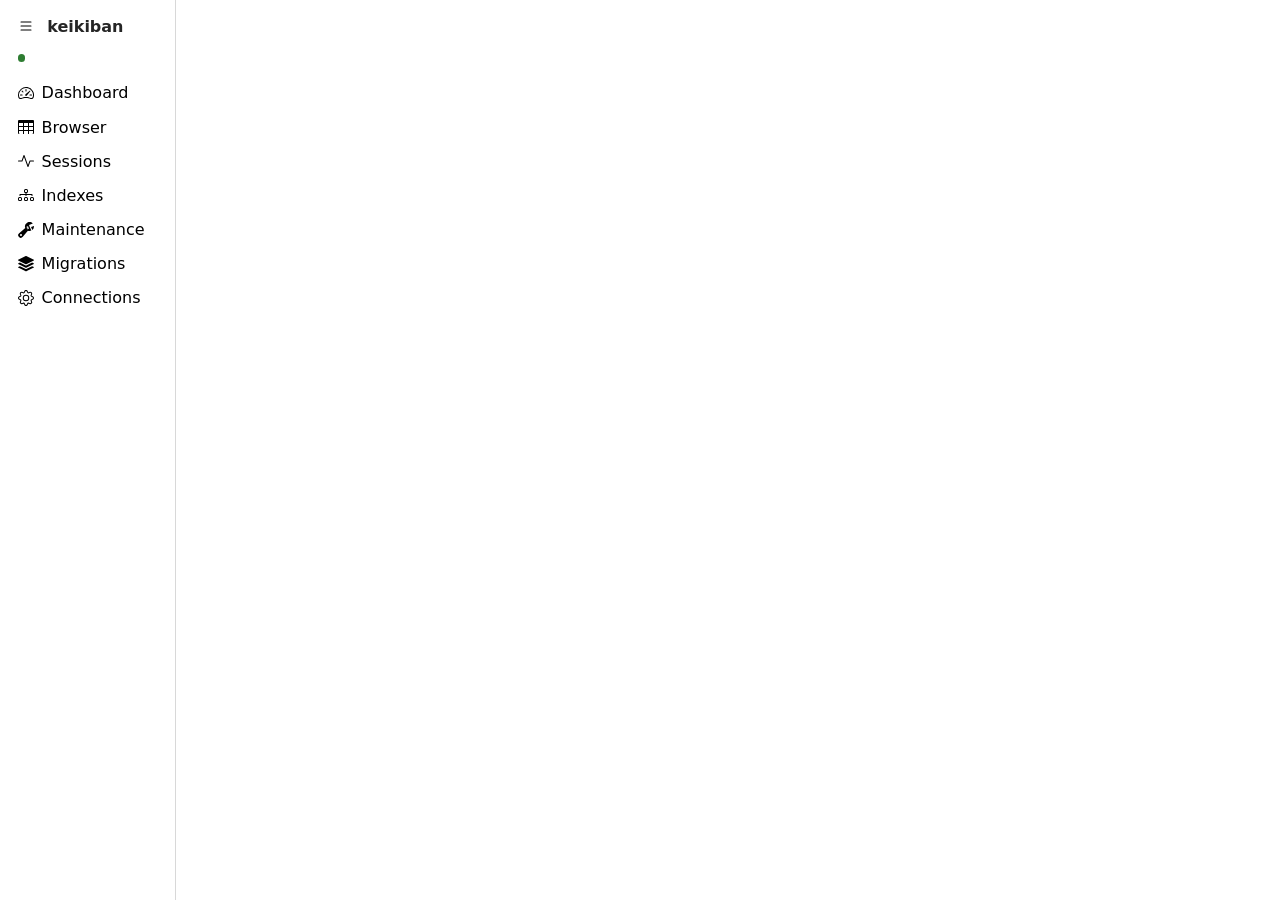
<file: ui/index.html>
<!doctype html>
<html lang="en">
<head>
  <meta charset="utf-8">
  <meta name="viewport" content="width=device-width, initial-scale=1">
  <title>keikiban</title>
  <link rel="icon" href="favicon.png" type="image/png">
  <link rel="stylesheet" href="style.css">
</head>
<body>
  <nav id="sidebar" aria-label="Screens">
    <div id="nav-top">
      <button type="button" id="nav-collapse" class="nav-item nav-toggle"
        aria-label="Toggle sidebar" title="Toggle sidebar"
        aria-expanded="true"></button>
      <div id="brand">keikiban</div>
    </div>
    <div id="attached" title="">
      <span class="dot"></span><span id="attached-name"></span>
    </div>
    <button type="button" class="nav-item" data-screen="dashboard">Dashboard</button>
    <button type="button" class="nav-item" data-screen="browser">Browser</button>
    <button type="button" class="nav-item" data-screen="sessions">Sessions</button>
    <button type="button" class="nav-item" data-screen="indexes">Indexes</button>
    <button type="button" class="nav-item" data-screen="maintenance">Maintenance</button>
    <button type="button" class="nav-item" data-screen="migrations">Migrations</button>
    <button type="button" class="nav-item" data-screen="connections">Connections</button>
  </nav>

  <main id="content">
  <section id="config-error-box" hidden>
    <h2>Configuration error</h2>
    <p>The config file could not be loaded. Fix it and reopen keikiban.</p>
    <p><code id="config-error"></code></p>
  </section>

  <section id="setup" hidden>
    <h2 id="setup-heading">Add a PostgreSQL connection</h2>
    <p id="first-run-note" hidden>
      No connections configured yet. Add the first one to get started.
    </p>
    <form id="setup-form">
      <label>Connection URL
        <input type="text" id="url" autocomplete="off" spellcheck="false"
          placeholder="postgres://user:password@host:5432/dbname">
      </label>
      <p class="hint">URL form or key=value form (host=... dbname=...) both work.</p>
      <label>Title (optional)
        <input type="text" id="title" autocomplete="off"
          placeholder="Production, Local dev, ...">
      </label>
      <div class="buttons">
        <button type="button" id="delete" class="destructive" hidden>Delete</button>
        <button type="button" id="test">Test connection</button>
        <button type="submit" id="save">Save</button>
        <button type="button" id="cancel" hidden>Cancel</button>
      </div>
    </form>
    <div id="confirm" hidden>
      <p id="confirm-text"></p>
      <p class="hint">Only its (database ...) line is removed; the rest of the
        file is untouched.</p>
      <div class="buttons">
        <button type="button" id="confirm-cancel">Cancel</button>
        <button type="button" id="confirm-remove" class="destructive">Confirm deletion</button>
      </div>
    </div>
    <p id="result" aria-live="polite"></p>
    <p class="hint">Connections are saved to <code id="cfg-path"></code>.
      The file is yours: keikiban only appends to it, never rewrites it.</p>
  </section>

  <section id="dashboard" hidden>
    <div class="dash-header">
      <h2 id="dash-title"></h2>
      <div class="buttons dash-actions">
        <label class="slice-label">Sliced by
          <select id="slice-by">
            <option value="waits">Waits</option>
            <option value="sql">SQL</option>
            <option value="users">Users</option>
            <option value="hosts">Hosts</option>
            <option value="applications">Applications</option>
            <option value="databases">Databases</option>
          </select>
        </label>
        <span class="windows" role="group" aria-label="Time window">
          <button type="button" class="win" data-window="300">5m</button>
          <button type="button" class="win" data-window="900">15m</button>
          <button type="button" class="win" data-window="3600">1h</button>
        </span>
        <button type="button" id="pause" class="icon-only"
          aria-label="Pause auto-refresh" title="Pause auto-refresh"></button>
      </div>
    </div>
    <p id="dash-status" class="hint" aria-live="polite"></p>
    <div id="chart-row">
      <div id="chart-box">
        <canvas id="chart"></canvas>
        <div id="chart-tip" hidden></div>
        <button type="button" id="ext-badge" class="icon-only" hidden
          aria-label="Missing extensions" title="Missing extensions"></button>
        <div id="ext-tip" hidden>
          <p>Top SQL gets richer with <span id="ext-names"></span> installed.
            The dashboard works without it; this only adds precision
            (normalized queries, exact timings). Extensions are created per
            database: this check looked at the connected one.</p>
          <pre id="ext-cmds"></pre>
          <div class="buttons">
            <button type="button" id="ext-copy">Copy commands</button>
            <button type="button" id="ext-close">Close</button>
          </div>
        </div>
      </div>
      <div id="legend"></div>
    </div>
    <div id="counters">
      <div class="counter-panel">
        <h3>Connections <span class="hint" id="conn-max"></span></h3>
        <canvas id="conns-chart"></canvas>
        <div class="mini-legend" id="conns-legend"></div>
      </div>
      <div class="counter-panel">
        <h3>Transactions per second</h3>
        <canvas id="tps-chart"></canvas>
        <div class="mini-legend" id="tps-legend"></div>
      </div>
      <div class="counter-panel">
        <h3>Buffer reads per second</h3>
        <canvas id="io-chart"></canvas>
        <div class="mini-legend" id="io-legend"></div>
      </div>
    </div>
    <h2>Blocking <span class="hint">who is waiting on whom, right now</span></h2>
    <div id="blocking"></div>

    <h2 id="top-heading">Top SQL <span class="hint">by share of active
      sessions in this window</span></h2>
    <div class="tabs" role="group" aria-label="Top dimension">
      <button type="button" class="tab" data-top="sql">SQL</button>
      <button type="button" class="tab" data-top="waits">Waits</button>
      <button type="button" class="tab" data-top="users">Users</button>
      <button type="button" class="tab" data-top="hosts">Hosts</button>
      <button type="button" class="tab" data-top="applications">Applications</button>
      <button type="button" class="tab" id="tab-databases"
        data-top="databases" hidden>Databases</button>
    </div>
    <div id="topsql"></div>
  </section>

  <section id="sessions" hidden>
    <div class="dash-header">
      <h2>Sessions</h2>
      <div class="buttons dash-actions">
        <label class="slice-label">
          <input type="checkbox" id="sess-active-only"> Active only
        </label>
        <button type="button" id="sess-refresh">Refresh</button>
      </div>
    </div>
    <p id="sess-status" class="hint" aria-live="polite"></p>
    <p class="hint">Every client session on the server, the busiest first.
      Cancel stops the running query; the transaction stays open until the
      client commits or rolls back. Terminate closes the connection and rolls
      its transaction back.</p>
    <div id="sess-list"></div>
  </section>

  <section id="indexes" hidden>
    <div class="dash-header">
      <h2>Index health</h2>
      <div class="buttons dash-actions">
        <button type="button" id="idx-refresh">Refresh</button>
      </div>
    </div>
    <p id="idx-status" class="hint" aria-live="polite"></p>
    <div id="idx-progress" hidden></div>
    <p id="idx-summary"></p>

    <h3>Invalid indexes</h3>
    <p class="hint">Leftovers of a failed CREATE INDEX CONCURRENTLY: they are
      maintained on every write but never used. Safe to drop, then recreate
      if still wanted.</p>
    <div id="idx-invalid"></div>

    <h3>Duplicate indexes</h3>
    <p class="hint">Column list equal to, or a leading prefix of, another
      index on the same table. The wider index already serves these queries.
      Verify before dropping: opclass or ordering differences can matter.</p>
    <div id="idx-duplicates"></div>

    <h3>Unused indexes</h3>
    <p id="idx-unused-note" class="hint"></p>
    <div id="idx-unused"></div>

    <h3>Tables scanned sequentially</h3>
    <p class="hint">Large tables where sequential scans dominate: a missing
      index or stale planner statistics. Cumulative numbers, read with the
      stats age above in mind.</p>
    <div id="idx-seqscans"></div>
  </section>

  <section id="browser" hidden>
    <div class="dash-header">
      <h2>Browser</h2>
      <div class="buttons dash-actions">
        <button type="button" id="br-refresh">Refresh</button>
      </div>
    </div>
    <p id="br-status" class="hint" aria-live="polite"></p>
    <input type="search" id="br-search" autocomplete="off" spellcheck="false"
      placeholder="Search objects..." aria-label="Search database objects">
    <p id="br-search-note" class="hint" hidden></p>
    <p class="hint">Double-click an object to open it in its own window, so
      several can stay open side by side. A single click only marks it.</p>
    <!-- Deliberately not role="tree": that pattern owes the user arrow-key
         navigation and treeitem semantics, and claiming it without them reads
         worse to a screen reader than the plain disclosure buttons below,
         which announce their own expanded state. -->
    <div id="br-tree" aria-label="Database objects"></div>
  </section>

  <section id="migrations" hidden>
    <div class="dash-header">
      <h2>Migrations</h2>
      <div class="buttons dash-actions">
        <button type="button" id="mig-refresh">Refresh</button>
      </div>
    </div>
    <p id="mig-status" class="hint" aria-live="polite"></p>

    <div id="mig-dirbox">
      <label>Migrations directory
        <input type="text" id="mig-dir" autocomplete="off" spellcheck="false"
          placeholder="/path/to/migrations">
      </label>
      <p id="mig-dir-note" class="hint"></p>
    </div>

    <p id="mig-summary"></p>

    <h3>Pending</h3>
    <p class="hint">Migration files newer than the applied version, in the
      order they would run. Run shows their exact SQL first.</p>
    <div id="mig-pending"></div>
    <div class="buttons">
      <button type="button" id="mig-revert">Revert last</button>
      <button type="button" id="mig-run">Run pending</button>
    </div>

    <h3>Drift</h3>
    <p class="hint">The live schema compared with the latest snapshot in the
      migrations directory. Capture turns the difference into a reviewed
      up/down pair and records it as applied.</p>
    <div id="mig-drift"></div>
    <div class="buttons">
      <label class="slice-label">Name
        <input type="text" id="mig-capture-name" autocomplete="off"
          spellcheck="false" value="drift">
      </label>
      <button type="button" id="mig-capture">Capture drift</button>
    </div>

    <div id="mig-confirm" hidden>
      <p id="mig-confirm-text"></p>
      <div id="mig-confirm-files"></div>
      <div class="buttons">
        <button type="button" id="mig-cancel">Cancel</button>
        <button type="button" id="mig-go" class="destructive"></button>
      </div>
    </div>
    <p id="mig-result" aria-live="polite"></p>
  </section>

  <section id="maintenance" hidden>
    <div class="dash-header">
      <h2>Maintenance</h2>
      <div class="buttons dash-actions">
        <button type="button" id="maint-refresh">Refresh</button>
      </div>
    </div>
    <p id="maint-status" class="hint" aria-live="polite"></p>

    <h3>Transaction ID wraparound</h3>
    <p class="hint">PostgreSQL shuts down writes if transaction IDs are ever
      exhausted. Autovacuum normally freezes rows well before that; this is
      how close the database is to the freeze threshold.</p>
    <p id="maint-wraparound"></p>
    <div id="maint-oldest"></div>

    <h3>Long-running transactions</h3>
    <p class="hint">A transaction open for a long time keeps its locks and
      stops vacuum from cleaning dead rows anywhere in the database. Idle in
      transaction is the dangerous one: nothing is running, yet everything
      waits.</p>
    <div id="maint-longtx"></div>

    <h3>Dead rows</h3>
    <p class="hint">Rows already deleted or replaced, still occupying space
      until vacuum reclaims them. Estimates from the statistics collector.</p>
    <div id="vacuum-progress" hidden></div>
    <div id="maint-vacuum"></div>

    <h3>Sequences</h3>
    <p class="hint">How much of each sequence range is spent. An integer
      column overflowing its sequence stops inserts.</p>
    <div id="maint-sequences"></div>
  </section>

  <section id="list" hidden>
    <h2>Connections</h2>
    <div id="connections"></div>
    <p id="list-result" aria-live="polite"></p>
    <div class="buttons">
      <button type="button" id="add">Add connection</button>
    </div>
    <p class="hint">The first connection is the default: keikiban attaches to
      it when it opens. Only one connection is open at a time, so connecting
      to another closes the current one.</p>
  </section>

  </main>

  <script src="icons.js"></script>
  <script src="app.js"></script>
</body>
</html>
</file>
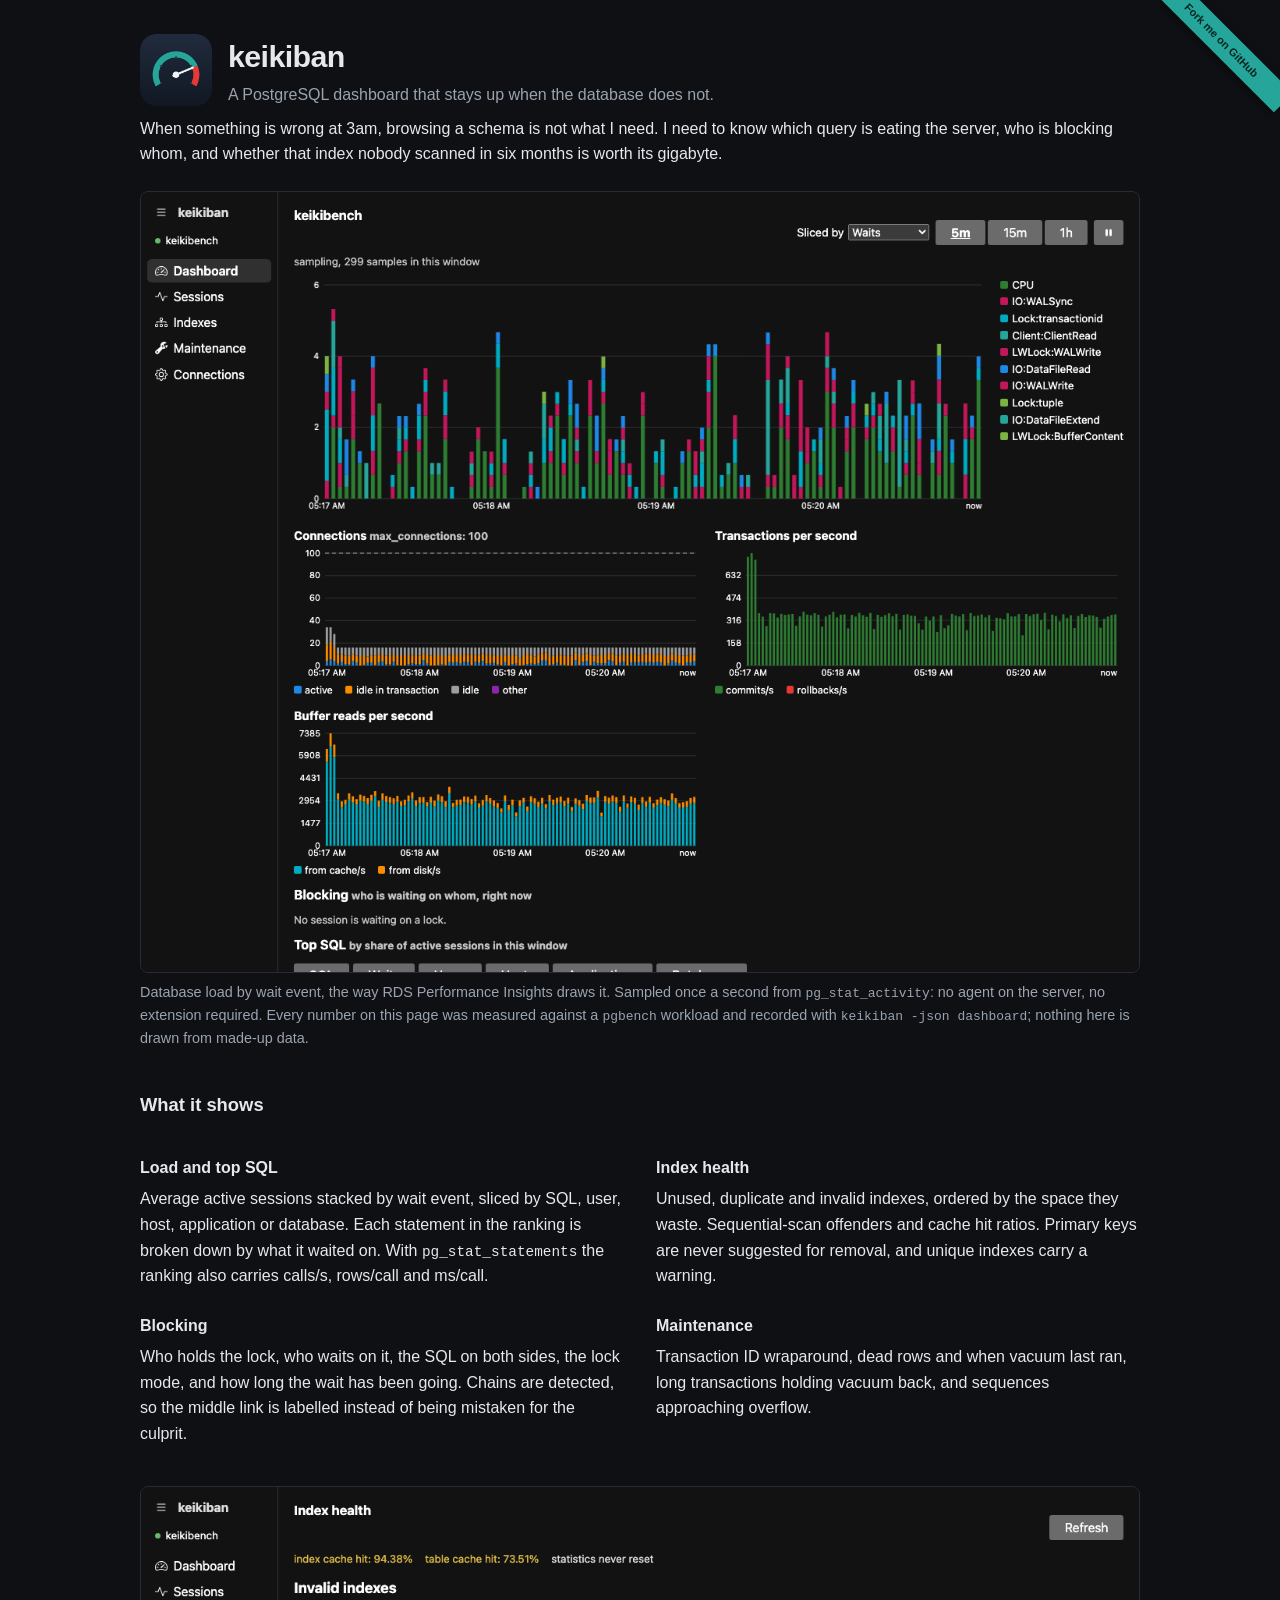
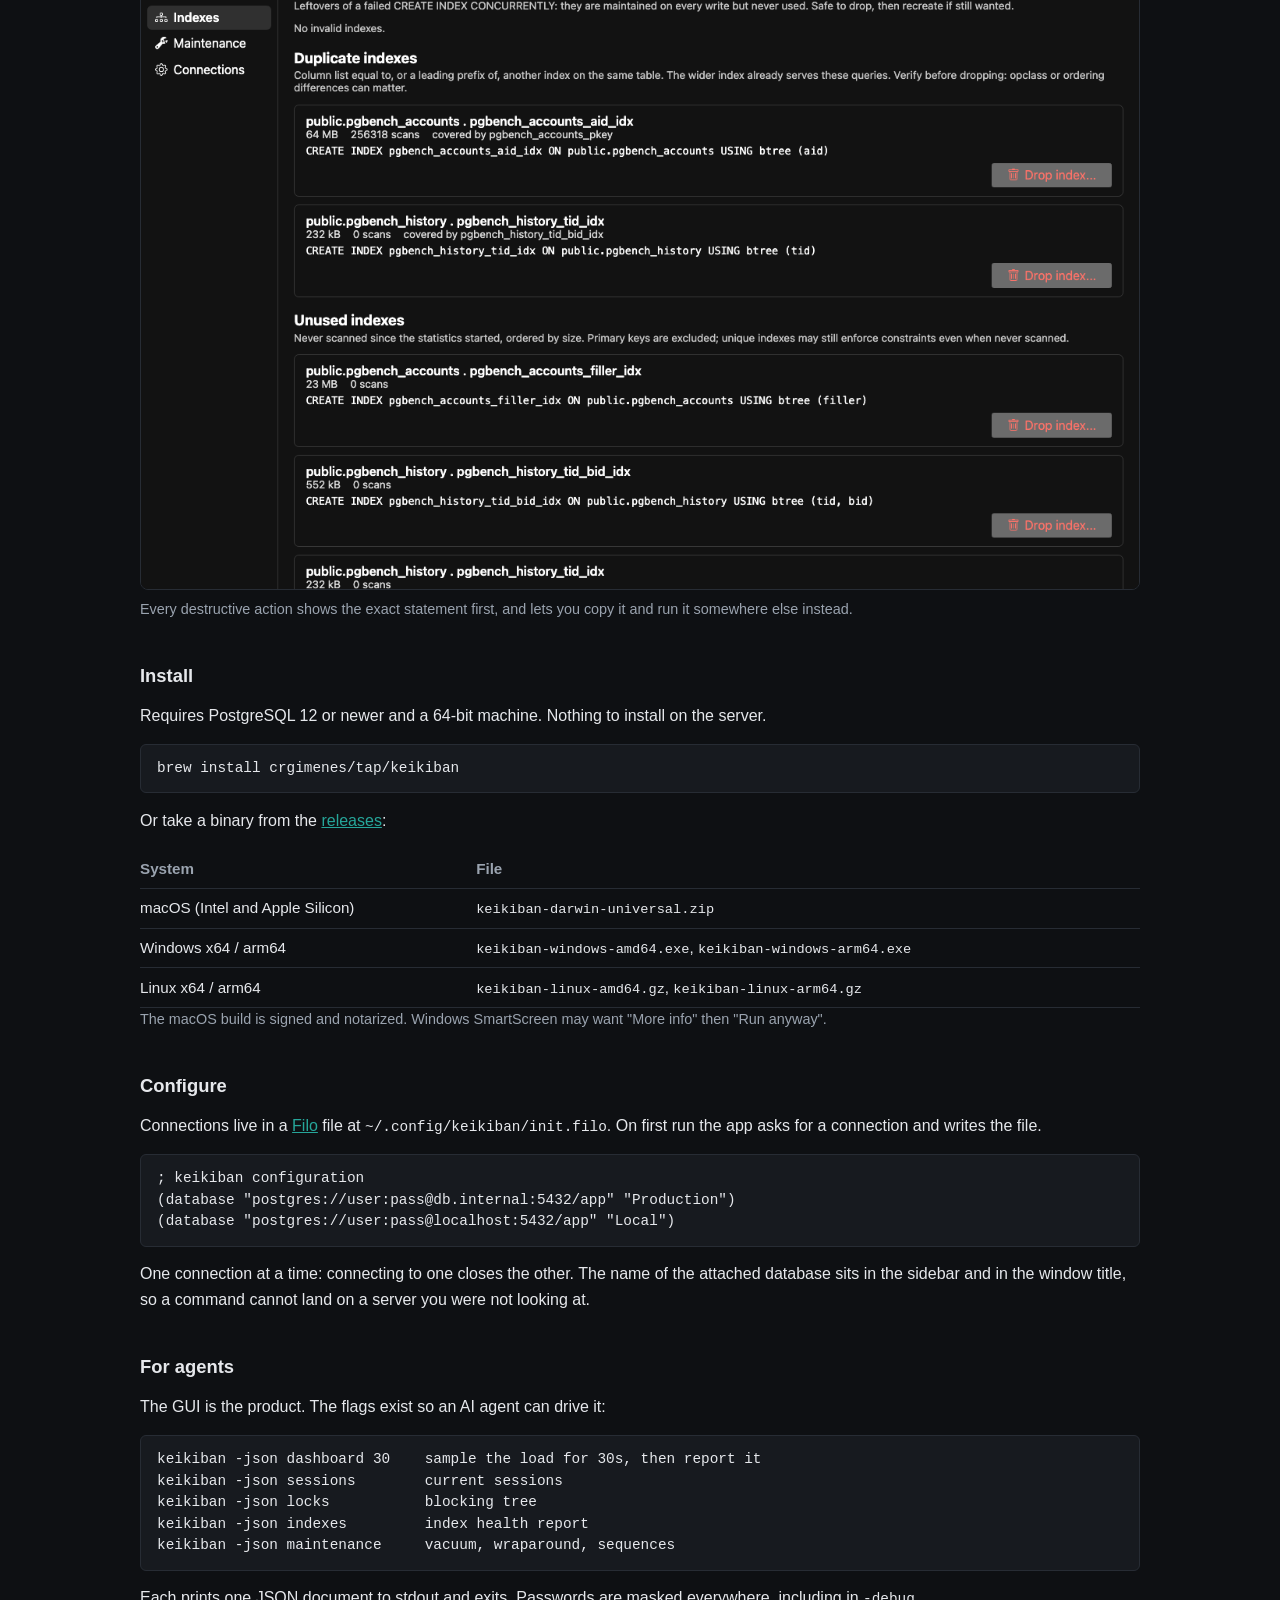
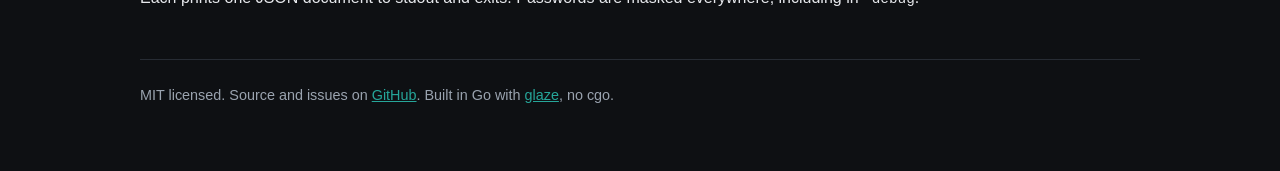
<file: web/index.html>
<!doctype html>
<html lang="en">
  <head>
    <meta charset="utf-8" />
    <meta name="viewport" content="width=device-width, initial-scale=1" />
    <title>keikiban — PostgreSQL dashboard</title>
    <meta
      name="description"
      content="A PostgreSQL dashboard that stays up when the database does not. Database load by wait event, top SQL, blocking, index health. One binary, no agent on the server."
    />
    <link rel="icon" href="favicon.png" type="image/png" />

    <meta property="og:title" content="keikiban — PostgreSQL dashboard" />
    <meta
      property="og:description"
      content="Database load by wait event, top SQL, blocking, index health. One binary, no agent on the server."
    />
    <meta property="og:type" content="website" />
    <meta property="og:url" content="https://crgimenes.github.io/keikiban/" />
    <meta
      property="og:image"
      content="https://crgimenes.github.io/keikiban/social-preview.png"
    />
    <meta property="og:image:width" content="1280" />
    <meta property="og:image:height" content="640" />
    <meta name="twitter:card" content="summary_large_image" />

    <style>
      :root {
        color-scheme: dark;
        --bg: #0e1013;
        --panel: #171a1f;
        --line: #272c34;
        --fg: #e6e8ec;
        --dim: #9aa3af;
        --accent: #26a69a;
      }
      * {
        box-sizing: border-box;
      }
      body {
        margin: 0;
        padding: 2rem 1rem 3rem;
        background: var(--bg);
        color: var(--fg);
        font:
          16px/1.6 -apple-system,
          BlinkMacSystemFont,
          "Segoe UI",
          Roboto,
          Helvetica,
          Arial,
          sans-serif;
      }
      /* Corner ribbon drawn in CSS rather than fetched, so the page needs nothing
   from the network. It scrolls away with the header instead of sitting fixed
   over the screenshots. */
      .ribbon {
        position: absolute;
        top: 0;
        right: 0;
        width: 120px;
        height: 120px;
        overflow: hidden;
        pointer-events: none;
        z-index: 5;
      }
      .ribbon a {
        position: absolute;
        top: 27px;
        left: -27px;
        width: 176px;
        padding: 6px 0;
        transform: rotate(45deg);
        background: var(--accent);
        color: #062622;
        font:
          600 11px/1.4 -apple-system,
          BlinkMacSystemFont,
          "Segoe UI",
          Roboto,
          Helvetica,
          Arial,
          sans-serif;
        text-align: center;
        text-decoration: none;
        pointer-events: auto;
        box-shadow: 0 2px 8px rgba(0, 0, 0, 0.45);
      }
      .ribbon a:hover {
        background: #4db6ac;
      }
      .ribbon a:focus-visible {
        outline: 2px solid var(--fg);
        outline-offset: 2px;
      }

      main {
        max-width: 1000px;
        margin: 0 auto;
      }
      header {
        display: flex;
        align-items: center;
        gap: 1rem;
        margin-bottom: 0.5rem;
      }
      header img {
        width: 72px;
        height: 72px;
        border-radius: 16px;
      }
      h1 {
        font-size: 1.9rem;
        margin: 0;
        letter-spacing: -0.02em;
      }
      h2 {
        font-size: 1.15rem;
        margin: 2.5rem 0 0.75rem;
      }
      h3 {
        font-size: 1rem;
        margin: 1.5rem 0 0.35rem;
      }
      .tagline {
        color: var(--dim);
        margin: 0.1rem 0 0;
      }
      a {
        color: var(--accent);
      }
      p {
        margin: 0 0 1rem;
      }
      figure {
        margin: 1.5rem 0;
      }
      figure img {
        width: 100%;
        display: block;
        border: 1px solid var(--line);
        border-radius: 8px;
      }
      figcaption {
        color: var(--dim);
        font-size: 0.9rem;
        margin-top: 0.5rem;
      }
      table {
        border-collapse: collapse;
        width: 100%;
        font-size: 0.95rem;
      }
      th,
      td {
        text-align: left;
        padding: 0.45rem 0.75rem 0.45rem 0;
        border-bottom: 1px solid var(--line);
      }
      th {
        color: var(--dim);
        font-weight: 600;
      }
      pre {
        background: var(--panel);
        border: 1px solid var(--line);
        border-radius: 6px;
        padding: 0.8rem 1rem;
        overflow-x: auto;
        font:
          0.9rem/1.5 ui-monospace,
          SFMono-Regular,
          Menlo,
          monospace;
      }
      code {
        font:
          0.9em ui-monospace,
          SFMono-Regular,
          Menlo,
          monospace;
      }
      .cols {
        display: grid;
        grid-template-columns: repeat(auto-fit, minmax(17rem, 1fr));
        gap: 0 2rem;
      }
      .note {
        color: var(--dim);
        font-size: 0.9rem;
      }
      footer {
        margin-top: 3rem;
        padding-top: 1.5rem;
        border-top: 1px solid var(--line);
        color: var(--dim);
        font-size: 0.9rem;
      }
      @media (max-width: 700px) {
        .ribbon {
          display: none;
        }
      }
      @media (max-width: 640px) {
        body {
          padding: 1rem 0.75rem 2rem;
        }
        h1 {
          font-size: 1.4rem;
        }
        header img {
          width: 52px;
          height: 52px;
        }
      }
    </style>
  </head>
  <body>
    <div class="ribbon">
      <a href="https://github.com/crgimenes/keikiban">Fork me on GitHub</a>
    </div>
    <main>
      <header>
        <img src="favicon.png" alt="" />
        <div>
          <h1>keikiban</h1>
          <p class="tagline">
            A PostgreSQL dashboard that stays up when the database does not.
          </p>
        </div>
      </header>

      <p>
        When something is wrong at 3am, browsing a schema is not what I need. I
        need to know which query is eating the server, who is blocking whom, and
        whether that index nobody scanned in six months is worth its gigabyte.
      </p>

      <figure>
        <img
          src="dashboard-dark.png"
          alt="keikiban dashboard: database load stacked by wait event, connections, transactions per second, buffer reads, and the blocking tree"
        />
        <figcaption>
          Database load by wait event, the way RDS Performance Insights draws
          it. Sampled once a second from <code>pg_stat_activity</code>: no agent
          on the server, no extension required. Every number on this page was
          measured against a <code>pgbench</code> workload and recorded with
          <code>keikiban -json dashboard</code>; nothing here is drawn from
          made-up data.
        </figcaption>
      </figure>

      <h2>What it shows</h2>

      <div class="cols">
        <div>
          <h3>Load and top SQL</h3>
          <p>
            Average active sessions stacked by wait event, sliced by SQL, user,
            host, application or database. Each statement in the ranking is
            broken down by what it waited on. With
            <code>pg_stat_statements</code> the ranking also carries calls/s,
            rows/call and ms/call.
          </p>

          <h3>Blocking</h3>
          <p>
            Who holds the lock, who waits on it, the SQL on both sides, the lock
            mode, and how long the wait has been going. Chains are detected, so
            the middle link is labelled instead of being mistaken for the
            culprit.
          </p>
        </div>
        <div>
          <h3>Index health</h3>
          <p>
            Unused, duplicate and invalid indexes, ordered by the space they
            waste. Sequential-scan offenders and cache hit ratios. Primary keys
            are never suggested for removal, and unique indexes carry a warning.
          </p>

          <h3>Maintenance</h3>
          <p>
            Transaction ID wraparound, dead rows and when vacuum last ran, long
            transactions holding vacuum back, and sequences approaching
            overflow.
          </p>
        </div>
      </div>

      <figure>
        <img
          src="indexes-dark.png"
          alt="Index health screen showing duplicate and unused indexes with their DDL and a drop button"
        />
        <figcaption>
          Every destructive action shows the exact statement first, and lets you
          copy it and run it somewhere else instead.
        </figcaption>
      </figure>

      <h2>Install</h2>

      <p>
        Requires PostgreSQL 12 or newer and a 64-bit machine. Nothing to install
        on the server.
      </p>

      <pre>brew install crgimenes/tap/keikiban</pre>

      <p>
        Or take a binary from the
        <a href="https://github.com/crgimenes/keikiban/releases">releases</a>:
      </p>

      <table>
        <tr>
          <th>System</th>
          <th>File</th>
        </tr>
        <tr>
          <td>macOS (Intel and Apple Silicon)</td>
          <td><code>keikiban-darwin-universal.zip</code></td>
        </tr>
        <tr>
          <td>Windows x64 / arm64</td>
          <td>
            <code>keikiban-windows-amd64.exe</code>,
            <code>keikiban-windows-arm64.exe</code>
          </td>
        </tr>
        <tr>
          <td>Linux x64 / arm64</td>
          <td>
            <code>keikiban-linux-amd64.gz</code>,
            <code>keikiban-linux-arm64.gz</code>
          </td>
        </tr>
      </table>

      <p class="note">
        The macOS build is signed and notarized. Windows SmartScreen may want
        "More info" then "Run anyway".
      </p>

      <h2>Configure</h2>

      <p>
        Connections live in a
        <a href="https://github.com/crgimenes/filo">Filo</a> file at
        <code>~/.config/keikiban/init.filo</code>. On first run the app asks for
        a connection and writes the file.
      </p>

      <pre>
; keikiban configuration
(database "postgres://user:pass@db.internal:5432/app" "Production")
(database "postgres://user:pass@localhost:5432/app" "Local")</pre>

      <p>
        One connection at a time: connecting to one closes the other. The name
        of the attached database sits in the sidebar and in the window title, so
        a command cannot land on a server you were not looking at.
      </p>

      <h2>For agents</h2>

      <p>
        The GUI is the product. The flags exist so an AI agent can drive it:
      </p>

      <pre>
keikiban -json dashboard 30    sample the load for 30s, then report it
keikiban -json sessions        current sessions
keikiban -json locks           blocking tree
keikiban -json indexes         index health report
keikiban -json maintenance     vacuum, wraparound, sequences</pre>

      <p>
        Each prints one JSON document to stdout and exits. Passwords are masked
        everywhere, including in <code>-debug</code>.
      </p>

      <footer>
        <p>
          MIT licensed. Source and issues on
          <a href="https://github.com/crgimenes/keikiban">GitHub</a>. Built in
          Go with <a href="https://github.com/crgimenes/glaze">glaze</a>, no
          cgo.
        </p>
      </footer>
    </main>
  </body>
</html>
</file>
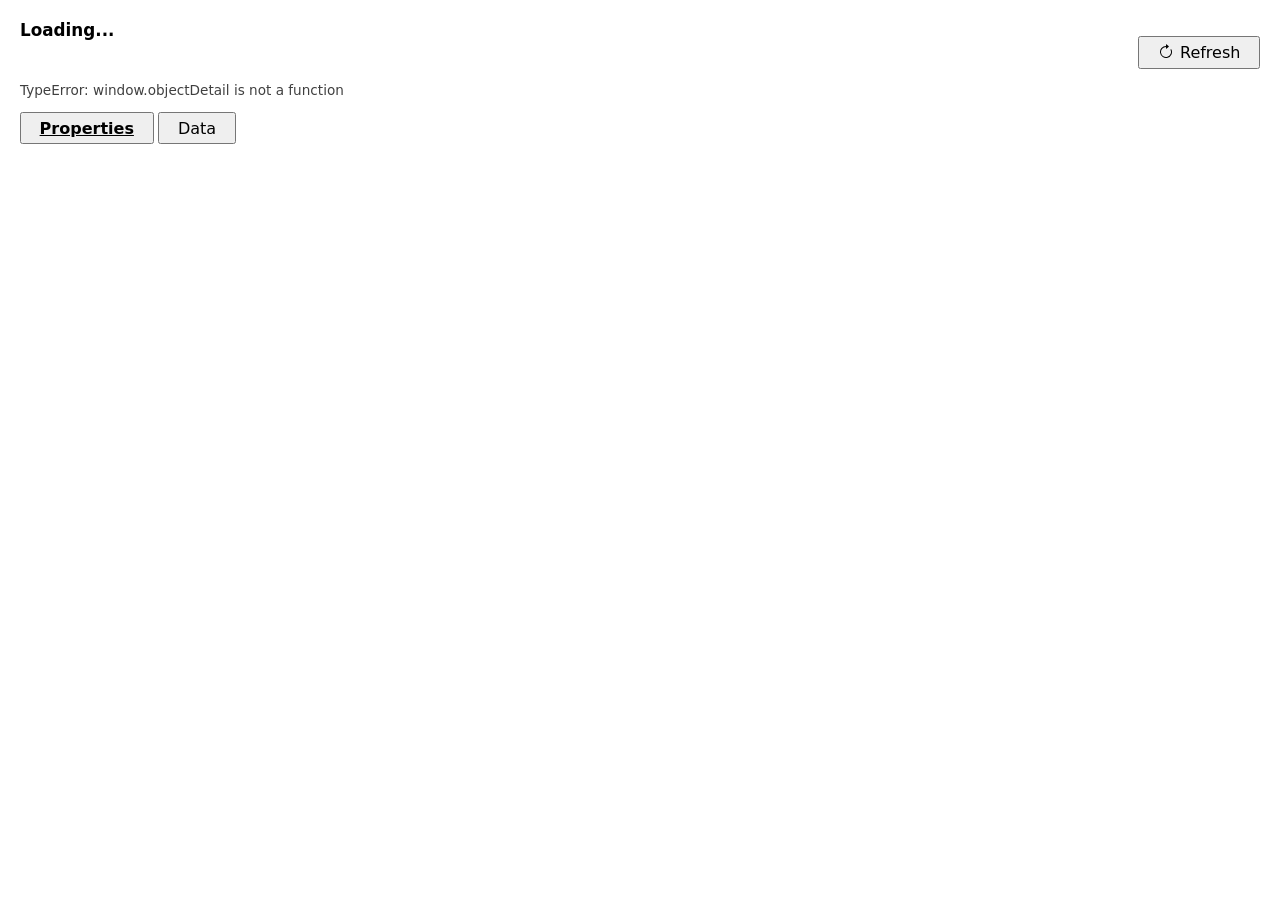
<file: ui/object.html>
<!doctype html>
<html lang="en">
<head>
  <meta charset="utf-8">
  <meta name="viewport" content="width=device-width, initial-scale=1">
  <title>keikiban</title>
  <link rel="icon" href="favicon.png" type="image/png">
  <link rel="stylesheet" href="style.css">
</head>
<body class="object-window">
  <main id="obj-shell">
    <div class="dash-header">
      <h2 id="obj-title">Loading...</h2>
      <div class="buttons dash-actions">
        <button type="button" id="obj-refresh">Refresh</button>
      </div>
    </div>
    <p id="obj-status" class="hint" aria-live="polite"></p>

    <div class="tabs" role="group" aria-label="Object tabs">
      <button type="button" class="tab" data-tab="properties">Properties</button>
      <button type="button" class="tab" data-tab="data">Data</button>
    </div>

    <div id="obj-props"></div>

    <div id="obj-data" hidden>
      <div id="sql-editor">
        <label class="sr-only" for="sql-text">SQL statement</label>
        <textarea id="sql-text" spellcheck="false" autocapitalize="off"
          autocomplete="off" autocorrect="off" rows="5"></textarea>
        <div id="sql-bar">
          <span id="sql-status" class="hint" aria-live="polite"></span>
          <span class="buttons">
            <button type="button" id="sql-cancel" hidden>Cancel</button>
            <button type="button" id="sql-run">Run</button>
          </span>
        </div>
        <p class="hint">This statement ran once when the tab opened. After that
          it is yours: Enter inserts a line break, and running it again takes
          Run or <span id="sql-shortcut"></span>.</p>
      </div>
      <p id="grid-note" class="hint"></p>
      <div class="buttons">
        <button type="button" id="grid-discard" hidden>Discard changes</button>
        <button type="button" id="grid-save" hidden></button>
      </div>
      <div id="grid-confirm" hidden>
        <p id="grid-confirm-text"></p>
        <div id="grid-confirm-sql"></div>
        <div class="buttons">
          <button type="button" id="grid-cancel">Cancel</button>
          <button type="button" id="grid-go" class="destructive">Save</button>
        </div>
      </div>
      <p id="grid-result" aria-live="polite"></p>
      <div id="sql-result"></div>
    </div>
  </main>
  <script src="icons.js"></script>
  <script src="object.js"></script>
</body>
</html>
</file>
<file: ui/style.css>
/* Let the OS webview do the styling: native controls, native colors,
       native dark mode. Only layout lives here. Everything is sized in rem
       so the keyboard zoom (Cmd+/Cmd-) scales the whole page. */
    :root { color-scheme: light dark; }
    /* Shell: a fixed nav rail plus the scrolling screen. Global navigation
       lives in the rail; each screen keeps its own controls in its header. */
    body {
      font-family: system-ui, sans-serif;
      margin: 0;
      display: flex;
      min-height: 100vh;
    }
    #sidebar {
      flex: 0 0 auto;
      width: 11rem;
      padding: 0.75rem 0.5rem;
      border-right: 1px solid rgba(127, 127, 127, 0.3);
      display: flex;
      flex-direction: column;
      gap: 0.15rem;
      position: sticky;
      top: 0;
      align-self: flex-start;
      height: 100vh;
      box-sizing: border-box;
    }
    /* The toggle sits at the top left, where a hamburger is expected. */
    #nav-top {
      display: flex;
      align-items: center;
      gap: 0.25rem;
      margin-bottom: 0.5rem;
    }
    #brand {
      font-weight: 700;
      opacity: 0.85;
      white-space: nowrap;
    }
    .nav-toggle { padding: 0.4rem; }
    .nav-item {
      font: inherit;
      text-align: left;
      background: none;
      border: 0;
      border-radius: 0.35rem;
      padding: 0.4rem 0.6rem;
      cursor: pointer;
      color: inherit;
      display: flex;
      align-items: center;
      gap: 0.5rem;
    }
    .nav-item:hover { background: rgba(127, 127, 127, 0.18); }
    .nav-item[aria-current="page"] {
      background: rgba(127, 127, 127, 0.28);
      font-weight: 600;
    }
    .nav-bottom { margin-top: auto; opacity: 0.7; }
    /* The attached database is stated permanently: no screen, no keystroke
       should ever leave a doubt about which server is on the other end. */
    #attached {
      display: flex;
      align-items: center;
      gap: 0.4rem;
      padding: 0.2rem 0.6rem 0.8rem;
      font-size: 0.85rem;
      overflow: hidden;
    }
    #attached-name {
      overflow: hidden;
      text-overflow: ellipsis;
      white-space: nowrap;
    }
    #attached .dot {
      width: 0.55em;
      height: 0.55em;
      border-radius: 50%;
      background: light-dark(#2e7d32, #66bb6a);
      flex-shrink: 0;
    }
    body.nav-collapsed #attached { justify-content: center; padding: 0.2rem 0 0.8rem; }
    body.nav-collapsed #attached-name { display: none; }
    /* Collapsed: icons only, labels hidden but still read by screen readers. */
    body.nav-collapsed #sidebar { width: auto; }
    body.nav-collapsed #brand { display: none; }
    body.nav-collapsed .nav-item span { display: none; }
    /* Collapsed by the window being narrow, not by the user: the toggle is
       disabled rather than lying about a choice it cannot honour. */
    body.nav-forced-collapsed .nav-toggle { opacity: 0.4; cursor: default; }
    #content {
      flex: 1 1 auto;
      min-width: 0;
      padding: 1.25rem;
    }
    h1 { font-size: 1.3rem; margin-top: 0; }
    h2 { font-size: 1.05rem; }
    label { display: block; margin-top: 0.8rem; }
    input[type="text"] {
      display: block;
      width: 100%;
      box-sizing: border-box;
      margin-top: 0.25rem;
      font-size: 1rem;
    }
    button {
      font: inherit;
      padding: 0.3rem 1.1rem;
      display: inline-flex;
      align-items: center;
      gap: 0.4em;
    }
    svg.icon { width: 1em; height: 1em; flex-shrink: 0; }
    /* Destructive actions read red in both themes; the icon follows via
       currentColor. */
    button.destructive { color: light-dark(#b3261e, #ff7369); }
    /* Delete lives apart from the safe actions in the same row. */
    #delete { margin-right: auto; }
    button.icon-only { padding: 0.3rem 0.55rem; }

    /* Dashboard */
    .dash-header {
      display: flex;
      align-items: flex-start;
      gap: 0.75rem;
      flex-wrap: wrap;
    }
    .dash-header h2 { margin: 0; }
    .dash-actions { margin-top: 0; margin-left: auto; }
    .windows { display: inline-flex; gap: 0.2rem; }
    .slice-label {
      display: inline-flex;
      align-items: center;
      gap: 0.35rem;
      margin-top: 0;
      font-size: 0.9rem;
    }
    .slice-label select { font: inherit; }
    /* A slice key can be a whole SQL statement; keep the legend a column. */
    .legend-item {
      max-width: 16rem;
      overflow: hidden;
      text-overflow: ellipsis;
      white-space: nowrap;
    }
    .win[aria-pressed="true"] { font-weight: 700; text-decoration: underline; }
    /* Chart with the legend to its right, Performance Insights style; on a
       narrow window the legend wraps below. */
    #chart-row {
      display: flex;
      gap: 1rem;
      margin-top: 0.75rem;
      flex-wrap: wrap;
      align-items: flex-start;
    }
    #chart-box { position: relative; flex: 1 1 24rem; }
    #chart { width: 100%; height: 300px; display: block; }
    /* The dashboard grows downward like a web page; counter charts sit side
       by side while they fit, then stack. */
    #counters {
      display: grid;
      grid-template-columns: repeat(auto-fit, minmax(22rem, 1fr));
      gap: 1rem;
      margin-top: 1.25rem;
    }
    .counter-panel h3 { margin: 0 0 0.4rem; font-size: 0.95rem; }
    .counter-panel canvas { width: 100%; height: 170px; display: block; }
    .mini-legend {
      display: flex;
      flex-wrap: wrap;
      gap: 0.3rem 1rem;
      margin-top: 0.35rem;
      font-size: 0.8rem;
    }
    #chart-tip {
      position: absolute;
      pointer-events: none;
      padding: 0.4rem 0.6rem;
      border: 1px solid rgba(127, 127, 127, 0.5);
      border-radius: 0.3rem;
      background: Canvas;
      box-shadow: 0 0.15rem 0.6rem rgba(0, 0, 0, 0.25);
      font-size: 0.8rem;
      z-index: 1;
      white-space: nowrap;
    }
    #chart-tip .legend-swatch { margin-right: 0.3em; }
    #ext-badge {
      position: absolute;
      top: 0.4rem;
      right: 0.4rem;
      color: light-dark(#b58900, #ffd54f);
    }
    #ext-tip {
      position: absolute;
      top: 2.4rem;
      right: 0.4rem;
      max-width: 34rem;
      padding: 0.8rem 1rem;
      border: 1px solid rgba(127, 127, 127, 0.5);
      border-radius: 0.4rem;
      background: Canvas;
      box-shadow: 0 0.2rem 1rem rgba(0, 0, 0, 0.25);
      z-index: 1;
    }
    #ext-tip pre {
      overflow-x: auto;
      font-size: 0.85rem;
      padding: 0.5rem;
      border: 1px solid rgba(127, 127, 127, 0.35);
      border-radius: 0.3rem;
    }
    #legend {
      display: flex;
      flex-direction: column;
      gap: 0.35rem;
      font-size: 0.85rem;
      min-width: 7rem;
    }
    .legend-item { display: inline-flex; align-items: center; gap: 0.35em; }
    .legend-swatch {
      width: 0.75em;
      height: 0.75em;
      border-radius: 0.15em;
      display: inline-block;
    }
    .sql-load { font-variant-numeric: tabular-nums; }
    .tabs {
      display: flex;
      flex-wrap: wrap;
      gap: 0.3rem;
      margin-bottom: 0.6rem;
    }
    .tab[aria-pressed="true"] { font-weight: 700; text-decoration: underline; }
    /* Fixed height: the ranking changes every refresh, and a list that grows
       and shrinks makes the whole page jump under the reader. */
    #topsql {
      height: 26rem;
      overflow-y: auto;
      overscroll-behavior: contain;
    }
    /* Only the SQL tab shows statements; other dimensions are short labels. */
    .top-label { font-weight: 600; margin-top: 0.3rem; }
    .sql-text {
      font-family: ui-monospace, monospace;
      font-size: 0.85rem;
      white-space: pre-wrap;
      word-break: break-word;
      margin-top: 0.3rem;
    }
    /* Per-query load bar, stacked by wait class in the chart colors. */
    .sql-bar {
      display: flex;
      height: 0.45rem;
      border-radius: 0.2rem;
      overflow: hidden;
      margin-top: 0.35rem;
      background: rgba(127, 127, 127, 0.15);
    }
    .sql-bar span { height: 100%; }

    /* Progress of a long action */
    .progress-track {
      height: 0.5rem;
      border-radius: 0.25rem;
      background: rgba(127, 127, 127, 0.25);
      overflow: hidden;
      margin-top: 0.4rem;
    }
    .progress-fill {
      height: 100%;
      background: light-dark(#1e88e5, #64b5f6);
      transition: width 0.4s linear;
    }
    /* Before the server reports a percentage, the bar animates to show the
       action is alive rather than pretending to know how far it got. */
    .progress-fill.indeterminate {
      width: 30%;
      animation: slide 1.4s ease-in-out infinite;
    }
    @keyframes slide {
      0% { margin-left: 0; }
      50% { margin-left: 70%; }
      100% { margin-left: 0; }
    }
    @media (prefers-reduced-motion: reduce) {
      .progress-fill.indeterminate { animation: none; width: 100%; opacity: 0.5; }
    }
    button[disabled] { opacity: 0.5; }

    /* Blocking tree */
    .blocked-item {
      margin-top: 0.5rem;
      padding-left: 0.8rem;
      border-left: 3px solid light-dark(#b3261e, #ff7369);
    }
    .chain-note { font-size: 0.85rem; }

    /* Index health */
    #indexes h3 { margin-bottom: 0.2rem; }
    #indexes h3 + .hint { margin-top: 0; }
    .idx-meta {
      display: flex;
      gap: 1rem;
      flex-wrap: wrap;
      font-size: 0.85rem;
      opacity: 0.85;
    }
    .warn-text { color: light-dark(#b58900, #ffd54f); }
    table.scans {
      border-collapse: collapse;
      width: 100%;
      font-size: 0.9rem;
    }
    table.scans th, table.scans td {
      text-align: left;
      padding: 0.3rem 0.8rem 0.3rem 0;
      border-bottom: 1px solid rgba(127, 127, 127, 0.25);
    }
    table.scans td.num, table.scans th.num {
      text-align: right;
      font-variant-numeric: tabular-nums;
    }
    /* Object browser. Selecting an object opens its own window, so this screen
       is only the tree, and the tree gets the whole height: a fixed max-height
       left dead space below it and made the window look unresponsive. The
       section is a flex column pinned to the viewport, with the tree as the
       one part that scrolls. */
    #browser {
      display: flex;
      flex-direction: column;
      /* #content's own vertical padding is the only thing between this and
         the window edge. */
      height: calc(100vh - 2.5rem);
    }
    #br-search { width: 100%; box-sizing: border-box; flex: none; }
    #br-tree {
      margin-top: 0.6rem;
      flex: 1 1 auto;
      /* Without this a flex item refuses to shrink below its content, and the
         scrollbar never appears. */
      min-height: 0;
      overflow: auto;
      overscroll-behavior: contain;
    }
    .br-node {
      display: flex;
      align-items: baseline;
      gap: 0.4rem;
      width: 100%;
      text-align: left;
      background: none;
      border: 0;
      padding: 0.2rem 0.3rem;
      border-radius: 0.3rem;
      font: inherit;
      color: inherit;
      cursor: default;
    }
    .br-node:hover { background: rgba(127, 127, 127, 0.15); }
    .br-node[aria-current="true"] { background: rgba(127, 127, 127, 0.28); }
    .br-schema { font-weight: 600; }
    .br-group { padding-left: 1.2rem; }
    .br-leaf { padding-left: 2.4rem; }
    .br-hit { padding-left: 0.3rem; }
    /* The twisty is a fixed-width column so labels line up whatever it shows. */
    .br-twisty {
      width: 1rem;
      flex: none;
      opacity: 0.7;
      font-size: 0.75rem;
    }
    .br-count {
      margin-left: auto;
      font-size: 0.8rem;
      opacity: 0.7;
      font-variant-numeric: tabular-nums;
    }
    .br-kind {
      font-size: 0.75rem;
      opacity: 0.7;
    }

    /* Object window: one native window per database object, so several tables
       can stay open side by side with their own tabs. It has no nav rail —
       the window IS the object. */
    body.object-window { display: block; }
    #obj-shell {
      padding: 1.25rem;
      /* The window is the object, so its content grows with it: the data tab
         needs a real height to split between editor and grid. */
      display: flex;
      flex-direction: column;
      height: 100vh;
      box-sizing: border-box;
    }
    #obj-props { overflow: auto; }

    /* The SQL editor: statement on top, rows underneath. One editor serves
       every place that shows data, and the statement is never hidden. */
    #obj-data {
      display: flex;
      flex-direction: column;
      min-height: 0;
      flex: 1 1 auto;
    }
    #sql-editor { flex: none; }
    #sql-text {
      width: 100%;
      box-sizing: border-box;
      font-family: ui-monospace, monospace;
      font-size: 0.9rem;
      resize: vertical;
    }
    #sql-bar {
      display: flex;
      align-items: center;
      gap: 1rem;
      margin-top: 0.4rem;
    }
    #sql-bar .buttons { margin-top: 0; margin-left: auto; }
    #sql-result {
      flex: 1 1 auto;
      min-height: 0;
      overflow: auto;
      margin-top: 0.8rem;
    }
    /* A NULL is not an empty string, and the grid must never let the two look
       alike. */
    .cell-null { opacity: 0.55; font-style: italic; }
    /* Only cells backed by a real column of one table can be written back;
       the rest stay plainly read-only. */
    .cell-editable { cursor: text; }
    .cell-editable:hover { background: rgba(127, 127, 127, 0.15); }
    .cell-changed {
      background: rgba(127, 127, 127, 0.22);
      font-weight: 600;
    }
    .cell-input {
      font-family: ui-monospace, monospace;
      font-size: 0.85rem;
      width: 12rem;
      max-width: 100%;
    }
    .cell-null-btn {
      font-size: 0.7rem;
      margin-left: 0.3rem;
      padding: 0 0.3rem;
    }
    table.grid {
      border-collapse: collapse;
      font-size: 0.85rem;
      font-variant-numeric: tabular-nums;
    }
    table.grid th, table.grid td {
      text-align: left;
      padding: 0.25rem 0.8rem 0.25rem 0.3rem;
      border-bottom: 1px solid rgba(127, 127, 127, 0.25);
      white-space: pre;
      max-width: 28rem;
      overflow: hidden;
      text-overflow: ellipsis;
    }
    table.grid thead th {
      position: sticky;
      top: 0;
      background: Canvas;
    }
    .grid-type { font-weight: normal; opacity: 0.6; font-size: 0.75rem; }
    /* Visually hidden but still announced. */
    .sr-only {
      position: absolute;
      width: 1px;
      height: 1px;
      overflow: hidden;
      clip-path: inset(50%);
    }
    #obj-props h3 { margin-bottom: 0.2rem; }
    #obj-props h3 + .hint { margin-top: 0; }
    .br-title { font-weight: 600; font-size: 1.05rem; }
    .br-meta {
      display: flex;
      gap: 1rem;
      flex-wrap: wrap;
      font-size: 0.85rem;
      opacity: 0.85;
      margin-top: 0.2rem;
    }
    .br-empty { opacity: 0.75; font-size: 0.9rem; }

    /* Buttons anchor to the right edge and follow it on resize. */
    .buttons {
      margin-top: 1rem;
      display: flex;
      gap: 0.5rem;
      justify-content: flex-end;
    }
    .hint { font-size: 0.85rem; opacity: 0.75; }
    #result, #list-result { white-space: pre-wrap; word-break: break-word; }
    #config-error { white-space: pre-wrap; word-break: break-word; }
    .cell {
      border: 1px solid rgba(127, 127, 127, 0.35);
      border-radius: 0.4rem;
      padding: 0.7rem 0.9rem;
      margin-bottom: 0.6rem;
    }
    .cell .buttons { margin-top: 0.5rem; }
    .conn-title { font-weight: 600; }
    .conn-default {
      font-weight: normal;
      font-size: 0.8rem;
      opacity: 0.75;
      margin-left: 0.5rem;
    }
    [hidden] { display: none !important; }
</file>
